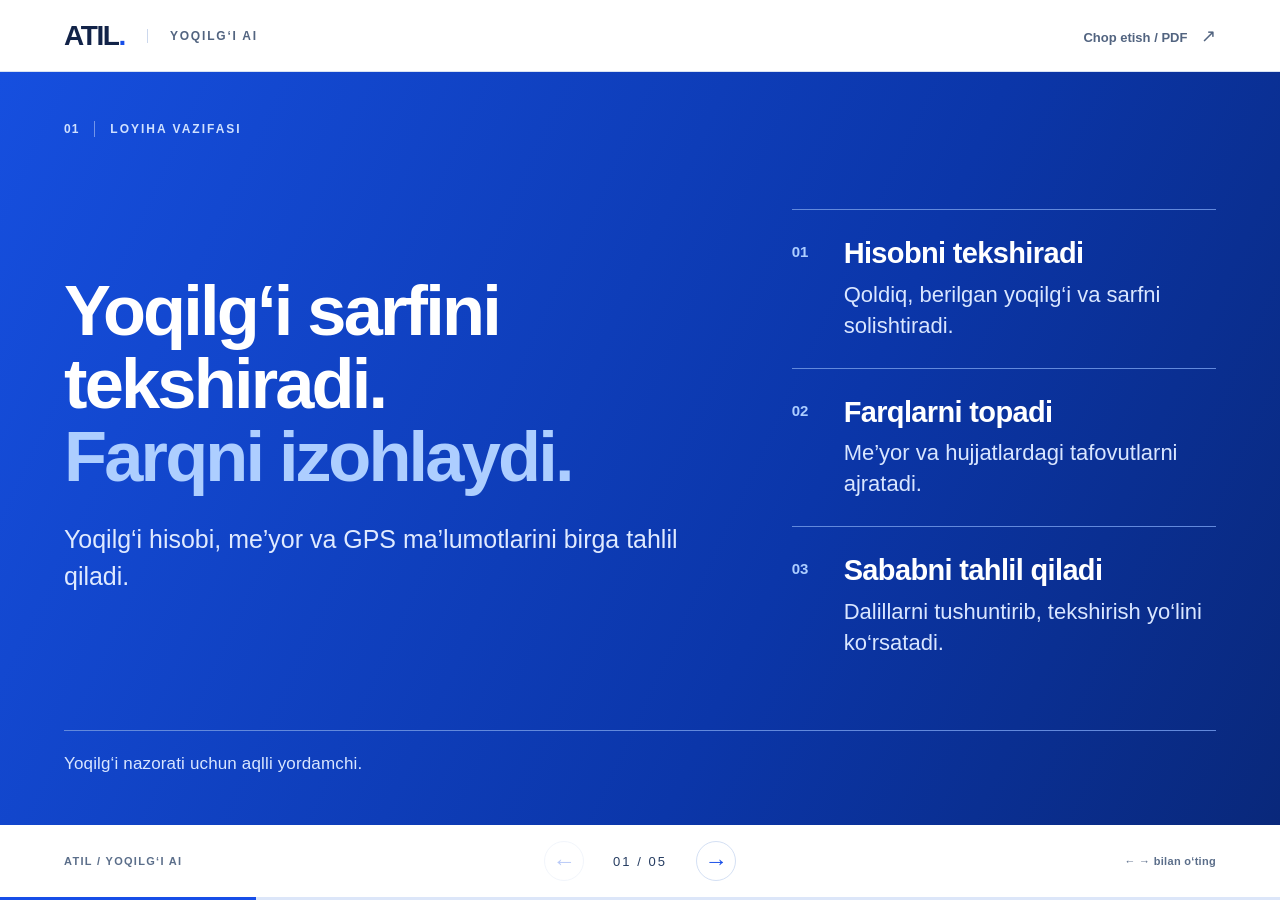
<file: oil_detection/presentation/index.html>
<!doctype html>
<html lang="uz">
<head>
  <meta charset="utf-8">
  <meta name="viewport" content="width=device-width,initial-scale=1">
  <meta name="theme-color" content="#174ee8">
  <title>ATIL Yoqilg‘i AI — taqdimot</title>
  <link rel="stylesheet" href="presentation.css">
  <script defer src="presentation.js"></script>
</head>
<body>
<header class="topbar">
  <a class="brand" href="#1" aria-label="Birinchi slayd"><strong>ATIL<span class="brand-dot">.</span></strong><span>YOQILG‘I AI</span></a>
  <button id="print" class="print-button" type="button">Chop etish / PDF <span aria-hidden="true">↗</span></button>
</header>
<main id="slides" aria-label="ATIL Yoqilg‘i AI taqdimoti">
<section class="slide cover active" aria-labelledby="title-1">
<div class="eyebrow"><span class="section-number">01</span> LOYIHA VAZIFASI</div>
<div class="hero-grid"><div><h1 id="title-1">Yoqilg‘i sarfini<br> tekshiradi.<br> <em>Farqni izohlaydi.</em></h1><p class="lead">Yoqilg‘i hisobi, me’yor va GPS ma’lumotlarini birga tahlil qiladi.</p></div>
<ol class="hero-steps"><li><span class="step-number">01</span><div><h2>Hisobni tekshiradi</h2><p>Qoldiq, berilgan yoqilg‘i va sarfni solishtiradi.</p></div></li>
<li><span class="step-number">02</span><div><h2>Farqlarni topadi</h2><p>Me’yor va hujjatlardagi tafovutlarni ajratadi.</p></div></li>
<li><span class="step-number">03</span><div><h2>Sababni tahlil qiladi</h2><p>Dalillarni tushuntirib, tekshirish yo‘lini ko‘rsatadi.</p></div></li></ol></div>
<p class="slide-tail">Yoqilg‘i nazorati uchun aqlli yordamchi.</p>
</section>
<section class="slide" aria-labelledby="title-2">
<div class="eyebrow"><span class="section-number">02</span> ASOSIY VAZIFALAR</div>
<h1 id="title-2">Sarf va hujjatlardagi<br> <em>nomuvofiqliklarni aniqlaydi.</em></h1>
<div class="three-columns"><article><span class="large-number">01</span><h2>Yoqilg‘i balansi</h2><p>Boshlang‘ich qoldiq, berilgan yoqilg‘i va oxirgi qoldiqni yozilgan sarf bilan solishtiradi.</p></article>
<article><span class="large-number">02</span><h2>Me’yor va limit</h2><p>Mos me’yor mavjud bo‘lsa, yoqilg‘i turi va ish rejimini hisobga olib sarfni tekshiradi.</p></article>
<article><span class="large-number">03</span><h2>Hujjatlar tekshiruvi</h2><p>Takroriy yozuvlar, noto‘g‘ri qoldiq va bosib o‘tilgan masofadagi ziddiyatlarni topadi.</p></article></div>
<div class="emphasis-line fuel-formula"><strong>Boshlang‘ich qoldiq <span>+</span> berilgan yoqilg‘i <span>−</span> oxirgi qoldiq</strong><p>Hisoblangan sarf hujjatdagi sarfga mos keladimi?</p></div>
</section>
<section class="slide monitoring" aria-labelledby="title-3">
<div class="eyebrow"><span class="section-number">03</span> GPS VA AI TAHLILI</div>
<div class="monitor-grid"><div class="monitor-intro"><h1 id="title-3">Farqning ortidagi<br> <em>holatni<br> tushuntiradi.</em></h1><p class="lead">Safar, kun yoki tanlangan davr bo‘yicha dalillarga tayangan xulosa beradi.</p></div>
<div class="detail-list"><article><span class="detail-number">01</span><div><h2>GPS va yo‘l masofasi</h2><p>Safarning GPS tarixi to‘liq bo‘lsa, hujjatdagi masofa bilan solishtiradi.</p></div></article>
<article><span class="detail-number">02</span><div><h2>To‘xtash va yoqilg‘i olish</h2><p>To‘xtashlarni ko‘rsatadi. Yoqilg‘i olish vaqtidagi joylashuvni GPS bilan tekshiradi.</p></div></article>
<article><span class="detail-number">03</span><div><h2>Oldingi safarlar va ta’mir</h2><p>Sarf tarixini, o‘xshash safarlarni va ta’mir ma’lumotlarini tahlilga qo‘shadi.</p></div></article>
<article><span class="detail-number">04</span><div><h2>Oddiy tildagi AI xulosasi</h2><p>Farqni, unga oid dalillarni va keyin nimani tekshirish kerakligini yozadi.</p></div></article></div></div>
</section>
<section class="slide problems" aria-labelledby="title-4">
<div class="eyebrow"><span class="section-number">04</span> HAL QILADIGAN MUAMMOLAR</div>
<h1 id="title-4">Hisobdagi farqlarni<br> <em>e’tiborsiz qoldirmaydi.</em></h1>
<div class="comparison-labels" aria-hidden="true"><span>MUAMMO</span><span>TIZIM QANDAY YORDAM BERADI</span></div>
<div class="comparison"><article><h2>Qoldiq va sarf bir-biriga mos kelmaydi.</h2><p>Balansni qayta hisoblab, qaysi yozuvni tekshirish kerakligini ko‘rsatadi.</p></article>
<article><h2>Sarf noto‘g‘ri me’yor bilan baholanadi.</h2><p>Sana, yoqilg‘i turi va ish rejimiga mos me’yorni hisobga oladi.</p></article>
<article><h2>Farqning sababi dalilsiz taxmin qilinadi.</h2><p>Hujjat, GPS va safar tarixini solishtiradi. Dalil yetishmasa, ochiq aytadi.</p></article></div>
</section>
<section class="slide closing" aria-labelledby="title-5">
<div class="eyebrow"><span class="section-number">05</span> AFZALLIKLARI</div>
<h1 id="title-5">Sarf ko‘rinadi.<br> <em>Tekshiruv aniq yo‘naladi.</em></h1>
<div class="three-columns benefits"><article><span class="large-number">01</span><h2>Kamroq qo‘l hisobi</h2><p>Balans, sarf va me’yorni qo‘lda solishtirishga ehtiyoj kamayadi.</p></article>
<article><span class="large-number">02</span><h2>Muhim farqlarga e’tibor</h2><p>Tekshirish talab qiladigan hujjat va safarlarni ajratib beradi.</p></article>
<article><span class="large-number">03</span><h2>Tushunarli asos</h2><p>Rahbar ham, mutaxassis ham xulosani va uning sababini tushunadi.</p></article></div>
<p class="closing-statement">Har bir farqqa e’tibor.<br> <strong>Har bir xulosaga dalil.</strong></p>
</section>
</main>
<footer class="controls" aria-label="Slayd boshqaruvi">
<span class="deck-name">ATIL / YOQILG‘I AI</span>
<div class="navigation"><button id="previous" type="button" aria-label="Oldingi slayd">←</button><output id="counter" aria-live="polite" aria-atomic="true">01 / 05</output><button id="next" type="button" aria-label="Keyingi slayd">→</button></div>
<span class="keyboard-hint">← → bilan o‘ting</span>
</footer>
<div class="progress" aria-hidden="true"><div id="progress"></div></div>
</body>
</html>
</file>
<file: oil_detection/presentation/presentation.css>
:root {
  font-family: "Segoe UI", Arial, sans-serif;
  color: #122348;
  background: #edf2fb;
  font-synthesis: none;
  --blue: #174ee8;
  --muted: #526480;
  --line: #d8e2f2;
}
* { box-sizing: border-box; }
body { margin: 0; }
button, a { -webkit-tap-highlight-color: transparent; }
button { font: inherit; cursor: pointer; }
button:focus-visible, a:focus-visible { outline: 3px solid var(--blue); outline-offset: 5px; }
.topbar, .controls {
  height: 72px; max-width: 1600px; margin: 0 auto;
  padding: 0 clamp(24px, 5vw, 80px);
  display: flex; justify-content: space-between; align-items: center;
  background: #fff;
}
.topbar { border-bottom: 1px solid var(--line); }
.brand { color: inherit; display: flex; align-items: center; gap: 22px; text-decoration: none; }
.brand strong { font-size: 28px; font-weight: 800; letter-spacing: -1.4px; }
.brand-dot { color: var(--blue); }
.brand > span { border-left: 1px solid #ccd8ed; padding-left: 22px; font-size: 12px; font-weight: 700; letter-spacing: 1.8px; color: var(--muted); }
.print-button { border: 0; background: none; padding: 12px 0 12px 12px; font-size: 13px; font-weight: 600; color: var(--muted); }
.print-button span { margin-left: 10px; font-size: 18px; }
.print-button:hover { color: var(--blue); }
main { max-width: 1600px; margin: auto; background: #fff; }
.slide {
  display: none; flex-direction: column;
  min-height: 570px; height: calc(100svh - 147px);
  padding: clamp(32px, 3.8vw, 58px) clamp(28px, 5vw, 80px);
  background: #fff;
}
.slide.active { display: flex; }
.eyebrow { display: flex; align-items: center; gap: 15px; color: var(--blue); font-size: 12px; font-weight: 700; letter-spacing: 2px; line-height: 1.4; }
.section-number { border-right: 1px solid #b9ccef; padding-right: 15px; font-variant-numeric: tabular-nums; letter-spacing: 1px; }
h1 { font-size: clamp(40px, 4.05vw, 60px); font-weight: 650; line-height: 1.13; letter-spacing: -2px; margin: 28px 0 36px; }
em { color: var(--blue); font-style: normal; }
h2 { margin: 14px 0 12px; font-size: clamp(25px, 2.2vw, 32px); line-height: 1.2; letter-spacing: -.65px; font-weight: 650; }
p { margin: 0; font-size: clamp(21px, 1.6vw, 24px); line-height: 1.48; color: var(--muted); }
.lead { font-size: clamp(23px, 1.95vw, 29px); line-height: 1.45; max-width: 630px; }
.cover { color: #fff; background: linear-gradient(115deg, #164fdf 0%, #0b36a9 62%, #09287b 100%); }
.cover .eyebrow, .closing .eyebrow { color: #d0e1ff; }
.cover .section-number, .closing .section-number { border-color: #7295ea; }
.cover em, .closing em { color: #adceff; }
.hero-grid { display: grid; grid-template-columns: 1.55fr 1fr; gap: 70px; align-items: center; margin: auto 0; padding: 28px 0; }
.cover h1 { font-size: clamp(54px, 5.5vw, 82px); line-height: 1.04; letter-spacing: -2.8px; margin: 0 0 28px; }
.cover .lead { color: #e0eaff; max-width: 620px; }
.hero-steps { list-style: none; margin: 0; padding: 0; }
.hero-steps li { display: grid; grid-template-columns: 32px 1fr; gap: 20px; padding: 26px 0; border-top: 1px solid #6289dc; }
.hero-steps li:last-child { padding-bottom: 0; }
.hero-steps h2 { font-size: 29px; margin: 0 0 9px; color: #fff; }
.hero-steps p { color: #d9e6ff; font-size: 22px; line-height: 1.4; }
.step-number { color: #adceff; font-size: 15px; font-weight: 600; padding-top: 7px; }
.slide-tail { border-top: 1px solid #6289dc; padding-top: 20px; color: #d9e6ff; font-size: 17px; letter-spacing: .15px; }
.three-columns { display: grid; grid-template-columns: repeat(3, minmax(0, 1fr)); gap: 40px; margin: auto 0; padding: 4px 0 32px; }
.three-columns article { padding-top: 18px; border-top: 1px solid var(--line); }
.large-number { display: block; color: var(--blue); font-size: 45px; line-height: 1.1; font-weight: 350; letter-spacing: -2px; }
.emphasis-line { display: flex; align-items: center; gap: 35px; margin-top: auto; background: #edf3ff; border-left: 4px solid var(--blue); padding: 22px 28px; }
.emphasis-line strong { flex-shrink: 0; font-size: 26px; font-weight: 650; letter-spacing: -.5px; color: #123da8; }
.emphasis-line span { color: var(--blue); padding: 0 8px; }
.emphasis-line p { font-size: 21px; line-height: 1.4; }
.fuel-formula { display: block; padding-top: 18px; padding-bottom: 18px; }
.fuel-formula strong { font-size: clamp(23px, 1.95vw, 29px); }
.fuel-formula p { font-size: 19px; margin-top: 6px; }
.monitoring { background: #f2f6ff; }
.monitor-grid { display: grid; grid-template-columns: 1fr 1.1fr; gap: 70px; margin: auto 0; padding-top: 30px; }
.monitor-intro h1 { margin-top: 10px; font-size: clamp(40px, 4vw, 58px); }
.monitor-intro .lead { font-size: 26px; max-width: 460px; }
.detail-list article { display: grid; grid-template-columns: 30px 1fr; gap: 18px; padding: 20px 0; border-top: 1px solid #cbdaf1; }
.detail-list article:first-child { padding-top: 0; border-top: 0; }
.detail-list article:last-child { padding-bottom: 0; }
.detail-number { color: var(--blue); font-size: 14px; font-weight: 700; padding-top: 6px; }
.detail-list h2 { font-size: 27px; margin: 0 0 8px; }
.detail-list p { font-size: 21px; line-height: 1.4; }
.comparison-labels, .comparison article { display: grid; grid-template-columns: .95fr 1.05fr; gap: 72px; }
.comparison-labels { font-size: 12px; font-weight: 700; letter-spacing: 1.8px; color: var(--muted); margin-top: auto; padding: 0 0 15px; }
.comparison-labels span:last-child { color: var(--blue); }
.comparison article { border-top: 1px solid var(--line); padding: 25px 0; align-items: center; }
.comparison article:last-child { padding-bottom: 0; }
.comparison h2 { font-size: 28px; line-height: 1.3; margin: 0; max-width: 500px; }
.comparison p { color: #244b8d; font-size: 24px; }
.closing { background: #0e2d75; color: #fff; }
.closing h1 { margin-bottom: 30px; }
.closing .three-columns article { border-color: #5678b9; }
.closing .large-number { color: #a5c8ff; font-size: 38px; }
.closing h2 { font-size: 28px; color: #fff; }
.closing p { color: #d3e2ff; font-size: 22px; }
.closing .closing-statement { font-size: clamp(29px, 2.8vw, 42px); line-height: 1.24; letter-spacing: -.85px; padding-top: 25px; border-top: 1px solid #5678b9; color: #d3e2ff; }
.closing-statement strong { color: #fff; font-weight: 650; }
.controls { gap: 24px; }
.deck-name, .keyboard-hint { font-size: 11px; font-weight: 600; letter-spacing: 1.3px; color: #5b6e8a; flex: 1; }
.keyboard-hint { text-align: right; letter-spacing: .3px; }
.navigation { display: flex; align-items: center; gap: 20px; }
.navigation button { border: 1px solid #d4e0f4; border-radius: 50%; background: #fff; width: 40px; height: 40px; color: var(--blue); font-size: 23px; line-height: 1; }
.navigation button:hover:not(:disabled) { color: #fff; background: var(--blue); border-color: var(--blue); }
.navigation button:disabled { opacity: .3; cursor: default; }
#counter { color: #253c61; font-size: 13px; font-variant-numeric: tabular-nums; letter-spacing: 2px; min-width: 72px; text-align: center; }
.progress { height: 3px; background: #dce6f9; max-width: 1600px; margin: auto; }
#progress { width: 20%; height: 100%; background: var(--blue); transition: width .18s ease; }
@media (min-width: 901px) and (max-height: 800px) {
  .slide { padding-top: 30px; padding-bottom: 30px; }
  h1 { font-size: clamp(40px, 3.8vw, 52px); margin-top: 20px; margin-bottom: 25px; }
  .cover h1 { font-size: clamp(50px, 5.1vw, 70px); margin-bottom: 22px; }
  .hero-grid { padding: 20px 0; }
  .hero-steps li { padding: 19px 0; }
  .hero-steps h2 { font-size: 27px; }
  .hero-steps p { font-size: 21px; }
  .lead { font-size: 24px; }
  .large-number { font-size: 35px; }
  .three-columns { gap: 32px; padding-bottom: 22px; }
  .three-columns article { padding-top: 14px; }
  h2 { font-size: 26px; margin: 12px 0 10px; }
  .emphasis-line { padding: 17px 22px; }
  .emphasis-line strong { font-size: 24px; }
  .emphasis-line p { font-size: 19px; }
  .fuel-formula strong { font-size: 23px; }
  .monitor-grid { gap: 45px; padding-top: 25px; }
  .monitor-intro h1 { font-size: 48px; }
  .monitor-intro .lead { font-size: 24px; }
  .detail-list article { padding: 15px 0; }
  .detail-list h2 { font-size: 25px; }
  .detail-list p { font-size: 20px; }
  .comparison article { padding: 20px 0; }
  .comparison h2 { font-size: 26px; }
  .comparison p { font-size: 22px; }
  .closing .large-number { font-size: 32px; }
  .closing h2 { font-size: 26px; }
  .closing p { font-size: 21px; }
  .closing .closing-statement { font-size: 33px; padding-top: 18px; }
}
@media (max-width: 900px) {
  .topbar, .controls { height: 68px; padding: 0 25px; }
  .brand { gap: 15px; }
  .brand > span { padding-left: 15px; font-size: 10px; letter-spacing: 1px; }
  .slide { height: auto; min-height: calc(100svh - 139px); padding: 36px 28px; }
  h1 { font-size: clamp(34px, 5.6vw, 50px); margin: 26px 0 32px; letter-spacing: -1.3px; }
  .cover h1 { font-size: clamp(48px, 7vw, 66px); letter-spacing: -2px; }
  .hero-grid { gap: 35px; grid-template-columns: 1fr; padding: 34px 0; }
  .cover .lead { font-size: 24px; }
  .hero-steps { display: grid; grid-template-columns: repeat(3, 1fr); gap: 20px; }
  .hero-steps li { display: block; padding-top: 18px; }
  .hero-steps h2 { font-size: 24px; margin-top: 12px; }
  .hero-steps p { font-size: 19px; }
  .three-columns { gap: 26px; }
  h2 { font-size: 25px; }
  p { font-size: 21px; }
  .emphasis-line { display: block; }
  .emphasis-line p { margin-top: 8px; }
  .monitor-grid { grid-template-columns: 1fr; gap: 36px; padding-top: 0; margin: 22px 0 0; }
  .monitor-intro h1 { font-size: 45px; }
  .monitor-intro h1 br { display: none; }
  .monitor-intro .lead { max-width: 620px; font-size: 24px; }
  .comparison-labels, .comparison article { gap: 35px; }
  .comparison h2 { font-size: 25px; }
  .comparison p { font-size: 22px; }
  .closing .closing-statement { font-size: 34px; }
  .keyboard-hint { display: none; }
  .deck-name { font-size: 10px; }
}
@media (max-width: 600px) {
  .topbar { padding: 0 20px; }
  .brand strong { font-size: 24px; }
  .brand { gap: 11px; }
  .brand > span { padding-left: 11px; font-size: 9px; letter-spacing: .8px; }
  .print-button { font-size: 11px; }
  .print-button span { display: none; }
  .slide { padding: 30px 24px 35px; }
  .eyebrow { font-size: 10px; letter-spacing: 1.5px; gap: 12px; }
  .section-number { padding-right: 12px; }
  h1 { font-size: 35px; line-height: 1.15; margin: 25px 0 32px; }
  h1 br { display: none; }
  h1 em::before { content: " "; }
  .cover h1 { font-size: clamp(39px, 10.7vw, 61px); letter-spacing: -1.7px; }
  .cover h1 br { display: initial; }
  .cover h1 em::before { content: none; }
  .cover .lead, .lead { font-size: 22px; }
  .hero-grid { padding: 32px 0; gap: 30px; }
  .hero-steps, .three-columns { grid-template-columns: 1fr; gap: 23px; }
  .hero-steps li { display: grid; grid-template-columns: 25px 1fr; gap: 14px; padding: 18px 0 0; }
  .hero-steps h2 { margin: 0 0 9px; font-size: 25px; }
  .hero-steps p { font-size: 20px; }
  .slide-tail { font-size: 16px; line-height: 1.5; }
  .three-columns { padding-bottom: 32px; }
  .three-columns article { padding-top: 20px; }
  .large-number, .closing .large-number { font-size: 34px; letter-spacing: -1px; }
  h2, .closing h2 { font-size: 27px; }
  .emphasis-line { padding: 19px 18px; }
  .emphasis-line strong { font-size: 23px; }
  .emphasis-line p { font-size: 20px; }
  .fuel-formula strong { font-size: 22px; line-height: 1.6; }
  .fuel-formula span { padding: 0 2px; }
  .monitor-intro h1 { font-size: 35px; margin-top: 0; }
  .monitor-intro .lead { font-size: 22px; }
  .detail-list article { grid-template-columns: 24px 1fr; gap: 13px; padding: 23px 0; }
  .detail-list h2 { font-size: 25px; }
  .detail-list p { font-size: 21px; }
  .comparison-labels { display: none; }
  .comparison article { grid-template-columns: 1fr; gap: 14px; padding: 25px 0; }
  .comparison h2 { font-size: 25px; }
  .comparison p { font-size: 21px; }
  .comparison p::before { content: "→ "; color: var(--blue); font-weight: 700; }
  .closing .closing-statement { font-size: 29px; line-height: 1.3; }
  .controls { padding: 0 24px; gap: 8px; }
  .deck-name { max-width: 115px; line-height: 1.6; letter-spacing: .8px; }
  .navigation { gap: 13px; }
  .navigation button { width: 38px; height: 38px; }
  #counter { min-width: 65px; font-size: 12px; letter-spacing: 1.5px; }
}
@media (prefers-reduced-motion: reduce) { #progress { transition: none; } }
@media print {
  @page { size: 320mm 180mm; margin: 0; }
  * { -webkit-print-color-adjust: exact; print-color-adjust: exact; }
  body, main { margin: 0; padding: 0; max-width: none; background: #fff; }
  .topbar, .controls, .progress { display: none; }
  .slide, .slide.active {
    display: flex !important; width: 320mm; height: 180mm; min-height: 0;
    padding: 12mm 17mm; break-after: page; page-break-after: always;
  }
  .slide:last-child { break-after: auto; page-break-after: auto; }
  .eyebrow { font-size: 10pt; }
  h1 { font-size: 35pt; margin: 20px 0 26px; }
  h1 br { display: initial; }
  h1 em::before { content: none; }
  .hero-grid { grid-template-columns: 1.55fr 1fr; gap: 50px; padding: 25px 0; }
  .cover h1 { font-size: 50pt; margin-bottom: 22px; }
  .cover .lead, .lead { font-size: 19pt; }
  .hero-steps { display: block; }
  .hero-steps li { display: grid; grid-template-columns: 26px 1fr; gap: 16px; padding: 22px 0; }
  .hero-steps h2 { font-size: 22pt; margin: 0 0 9px; }
  .hero-steps p { font-size: 16pt; }
  .three-columns { grid-template-columns: repeat(3, 1fr); gap: 30px; padding-bottom: 24px; }
  .large-number, .closing .large-number { font-size: 28pt; }
  h2, .closing h2 { font-size: 22pt; }
  p, .closing p { font-size: 16pt; }
  .emphasis-line { display: flex; padding: 18px 22px; }
  .emphasis-line strong { font-size: 20pt; }
  .emphasis-line p { font-size: 15pt; }
  .fuel-formula { display: block; }
  .fuel-formula strong { font-size: 20pt; }
  .monitor-grid { grid-template-columns: 1fr 1.1fr; gap: 45px; padding-top: 20px; margin: auto 0; }
  .monitor-intro h1 { font-size: 35pt; }
  .monitor-intro h1 br { display: initial; }
  .monitor-intro .lead { font-size: 19pt; }
  .detail-list article { grid-template-columns: 26px 1fr; gap: 15px; padding: 15px 0; }
  .detail-list h2 { font-size: 20pt; }
  .detail-list p { font-size: 16pt; }
  .comparison-labels, .comparison article { display: grid; grid-template-columns: .95fr 1.05fr; gap: 55px; }
  .comparison article { padding: 22px 0; }
  .comparison h2 { font-size: 22pt; }
  .comparison p { font-size: 18pt; }
  .comparison p::before { content: none; }
  .closing .closing-statement { font-size: 27pt; padding-top: 22px; }
}
</file>
